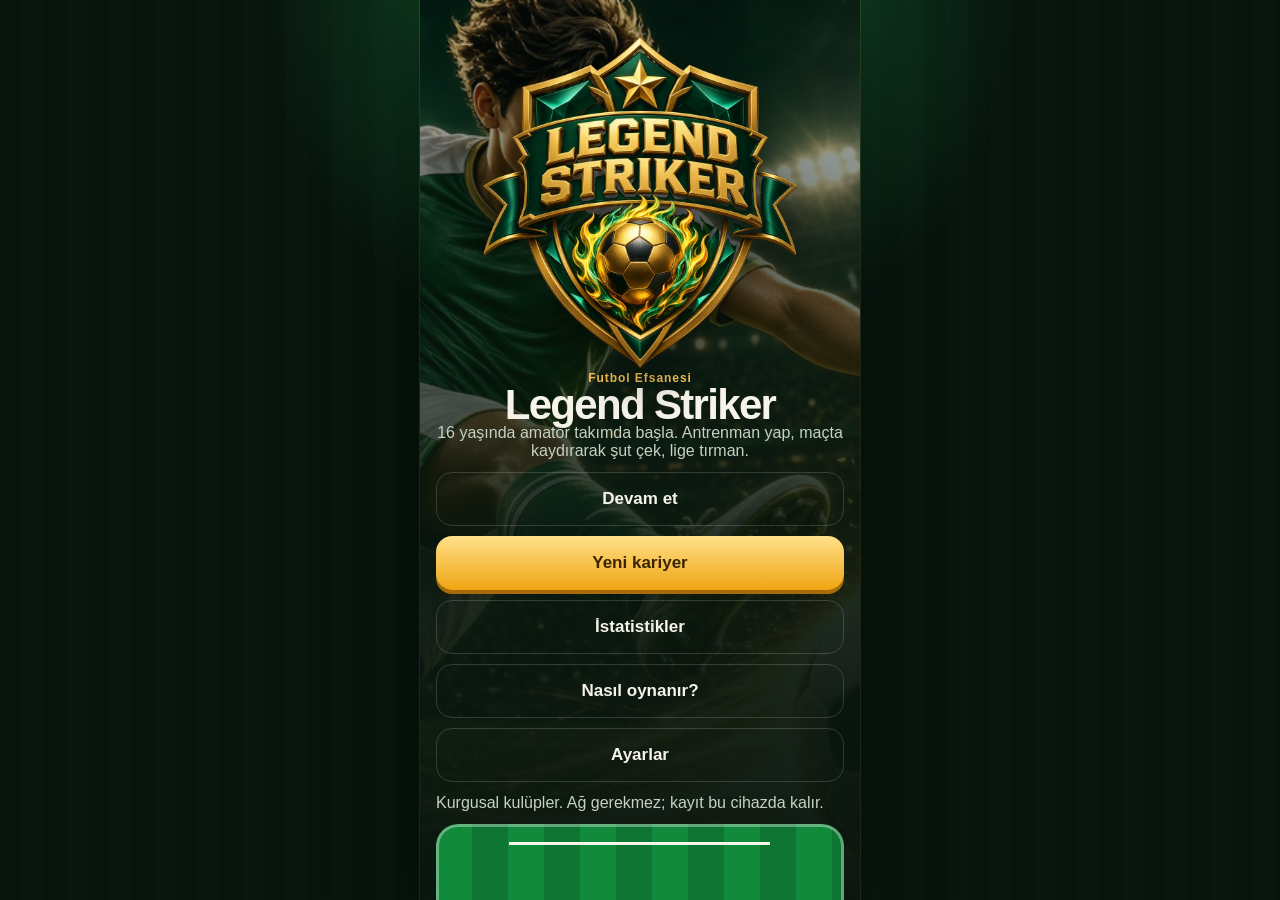
<file: index.html>
<!DOCTYPE html>
<html lang="tr">
<head>
  <meta charset="utf-8">
  <meta name="viewport" content="width=device-width, initial-scale=1, viewport-fit=cover">
  <meta name="theme-color" content="#07140d">
  <meta name="description" content="Legend Striker: tek oyunculu futbol kariyeri. Antrenman yap, maçta şut çek, lige tırman.">
  <meta name="apple-mobile-web-app-capable" content="yes">
  <meta name="mobile-web-app-capable" content="yes">
  <meta name="apple-mobile-web-app-title" content="Legend Striker">
  <title>Legend Striker</title>
  <link rel="icon" href="favicon.svg" type="image/svg+xml">
  <link rel="apple-touch-icon" href="icon-192.png">
  <link rel="manifest" href="manifest.webmanifest">
  <link rel="stylesheet" href="style.css">
</head>
<body>
  <div id="boot-splash" class="boot-splash" aria-hidden="true"></div>
  <div id="app">
    <main id="screen">
      <p class="boot">Legend Striker yükleniyor…</p>
    </main>
    <div id="toasts" aria-live="polite"></div>
  </div>
  <noscript><p>Bu oyun için JavaScript açık olmalı.</p></noscript>
  <script src="logic.js"></script>
  <script src="leagues.js"></script>
  <script src="extra.js"></script>
  <script src="progress.js"></script>
  <script src="world.js"></script>
  <script src="season.js"></script>
  <script src="world-db.js"></script>
  <script src="i18n.js"></script>
  <script src="crests.js"></script>
  <script src="firebase-config.js"></script>
  <script src="cloud-save.js"></script>
  <script src="telemetry.js"></script>
  <script src="ads-mode.js"></script>
  <script src="ads-config.js"></script>
  <script src="ads.js"></script>
  <script src="billing.js"></script>
  <script src="audio.js"></script>
  <script src="notify.js"></script>
  <script src="match.js"></script>
  <script src="game.js"></script>
</body>
</html>
</file>
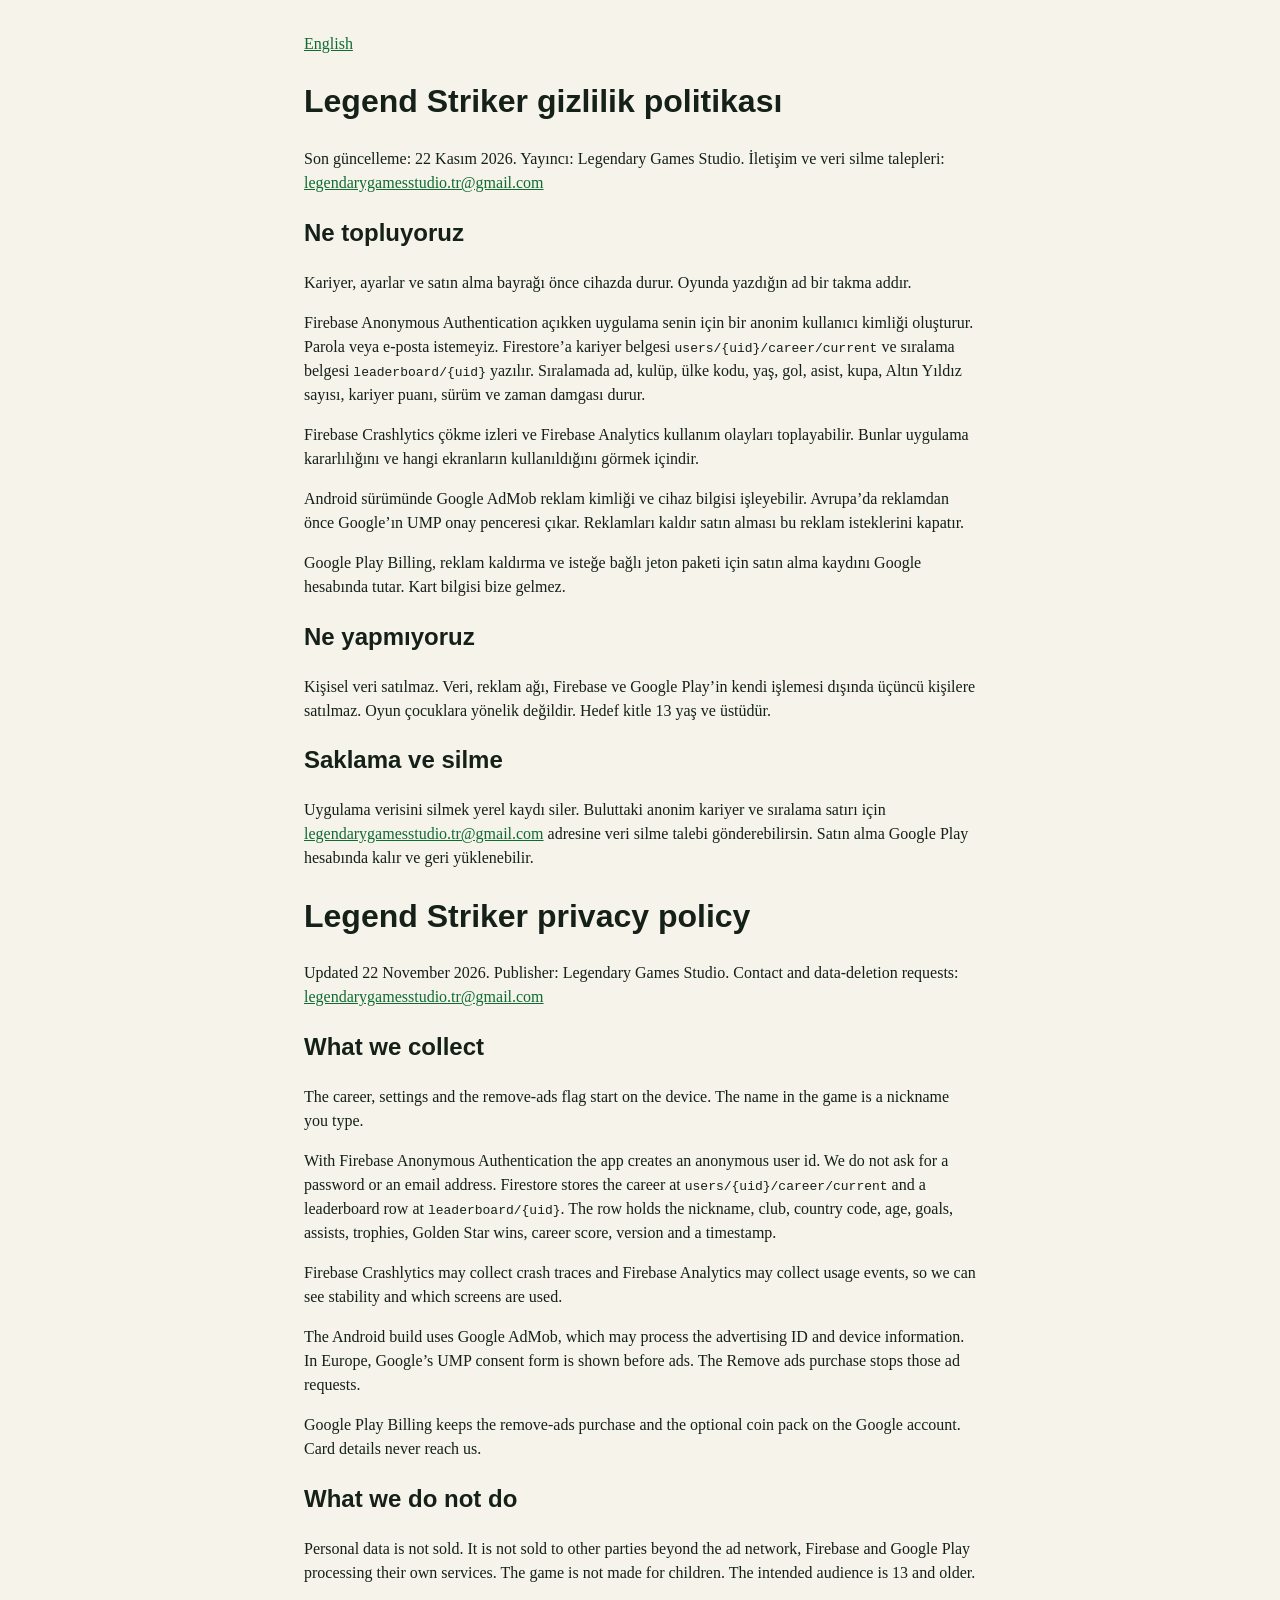
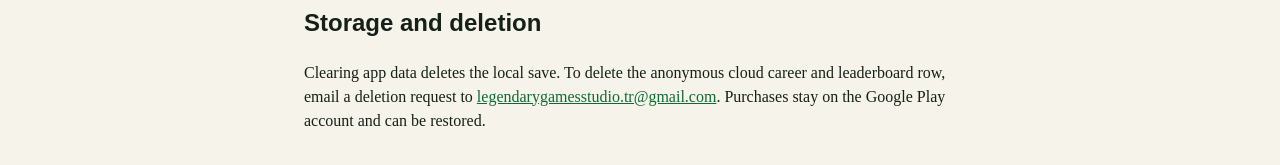
<file: privacy.html>
<!DOCTYPE html>
<html lang="tr">
<head>
  <meta charset="utf-8">
  <meta name="viewport" content="width=device-width, initial-scale=1">
  <title>Legend Striker gizlilik / privacy</title>
  <style>
    body { font-family: Georgia, serif; max-width: 42rem; margin: 2rem auto; padding: 0 1rem; line-height: 1.5; color: #142018; background: #f6f3ea; }
    h1, h2 { font-family: "Segoe UI", sans-serif; }
    a { color: #0f6b32; }
  </style>
</head>
<body>
  <p><a href="#en">English</a></p>
  <h1>Legend Striker gizlilik politikası</h1>
  <p>Son güncelleme: 22 Kasım 2026. Yayıncı: Legendary Games Studio. İletişim ve veri silme talepleri: <a href="mailto:legendarygamesstudio.tr@gmail.com">legendarygamesstudio.tr@gmail.com</a></p>
  <h2>Ne topluyoruz</h2>
  <p>Kariyer, ayarlar ve satın alma bayrağı önce cihazda durur. Oyunda yazdığın ad bir takma addır.</p>
  <p>Firebase Anonymous Authentication açıkken uygulama senin için bir anonim kullanıcı kimliği oluşturur. Parola veya e-posta istemeyiz. Firestore’a kariyer belgesi <code>users/{uid}/career/current</code> ve sıralama belgesi <code>leaderboard/{uid}</code> yazılır. Sıralamada ad, kulüp, ülke kodu, yaş, gol, asist, kupa, Altın Yıldız sayısı, kariyer puanı, sürüm ve zaman damgası durur.</p>
  <p>Firebase Crashlytics çökme izleri ve Firebase Analytics kullanım olayları toplayabilir. Bunlar uygulama kararlılığını ve hangi ekranların kullanıldığını görmek içindir.</p>
  <p>Android sürümünde Google AdMob reklam kimliği ve cihaz bilgisi işleyebilir. Avrupa’da reklamdan önce Google’ın UMP onay penceresi çıkar. Reklamları kaldır satın alması bu reklam isteklerini kapatır.</p>
  <p>Google Play Billing, reklam kaldırma ve isteğe bağlı jeton paketi için satın alma kaydını Google hesabında tutar. Kart bilgisi bize gelmez.</p>
  <h2>Ne yapmıyoruz</h2>
  <p>Kişisel veri satılmaz. Veri, reklam ağı, Firebase ve Google Play’in kendi işlemesi dışında üçüncü kişilere satılmaz. Oyun çocuklara yönelik değildir. Hedef kitle 13 yaş ve üstüdür.</p>
  <h2>Saklama ve silme</h2>
  <p>Uygulama verisini silmek yerel kaydı siler. Buluttaki anonim kariyer ve sıralama satırı için <a href="mailto:legendarygamesstudio.tr@gmail.com">legendarygamesstudio.tr@gmail.com</a> adresine veri silme talebi gönderebilirsin. Satın alma Google Play hesabında kalır ve geri yüklenebilir.</p>

  <h1 id="en">Legend Striker privacy policy</h1>
  <p>Updated 22 November 2026. Publisher: Legendary Games Studio. Contact and data-deletion requests: <a href="mailto:legendarygamesstudio.tr@gmail.com">legendarygamesstudio.tr@gmail.com</a></p>
  <h2>What we collect</h2>
  <p>The career, settings and the remove-ads flag start on the device. The name in the game is a nickname you type.</p>
  <p>With Firebase Anonymous Authentication the app creates an anonymous user id. We do not ask for a password or an email address. Firestore stores the career at <code>users/{uid}/career/current</code> and a leaderboard row at <code>leaderboard/{uid}</code>. The row holds the nickname, club, country code, age, goals, assists, trophies, Golden Star wins, career score, version and a timestamp.</p>
  <p>Firebase Crashlytics may collect crash traces and Firebase Analytics may collect usage events, so we can see stability and which screens are used.</p>
  <p>The Android build uses Google AdMob, which may process the advertising ID and device information. In Europe, Google’s UMP consent form is shown before ads. The Remove ads purchase stops those ad requests.</p>
  <p>Google Play Billing keeps the remove-ads purchase and the optional coin pack on the Google account. Card details never reach us.</p>
  <h2>What we do not do</h2>
  <p>Personal data is not sold. It is not sold to other parties beyond the ad network, Firebase and Google Play processing their own services. The game is not made for children. The intended audience is 13 and older.</p>
  <h2>Storage and deletion</h2>
  <p>Clearing app data deletes the local save. To delete the anonymous cloud career and leaderboard row, email a deletion request to <a href="mailto:legendarygamesstudio.tr@gmail.com">legendarygamesstudio.tr@gmail.com</a>. Purchases stay on the Google Play account and can be restored.</p>
</body>
</html>
</file>
<file: style.css>
:root {
  --ink: #f6f3ea;
  --muted: #c5d2c2;
  --bg: #08140e;
  --card: rgba(16, 48, 30, 0.92);
  --line: rgba(255, 214, 120, 0.28);
  --gold: #ffc857;
  --gold-2: #e39b12;
  --mint: #9dffc6;
  --pitch: #169447;
  --red: #ff6b5a;
  --good: #8ee6b0;
  --shadow: 0 12px 28px rgba(0, 0, 0, 0.28);
  --radius: 18px;
  font-family: "Segoe UI", "Helvetica Neue", Arial, sans-serif;
  color: var(--ink);
  background: #06110b;
}

* { box-sizing: border-box; -webkit-tap-highlight-color: transparent; }
html, body { margin: 0; height: 100%; overflow: hidden; }
body {
  background:
    radial-gradient(circle at 50% 0%, #166534 0, transparent 34%),
    repeating-linear-gradient(90deg, #07140c 0 22px, #08160f 22px 44px);
}
button, input { font: inherit; color: inherit; }
button { cursor: pointer; }
button:disabled,
.btn:disabled,
.btn.gold:disabled {
  cursor: default;
  opacity: 1;
  background: #1a3326;
  color: #8aa394;
  box-shadow: none;
}
[hidden] { display: none !important; }
:focus-visible { outline: 2px solid var(--gold); outline-offset: 2px; }

#app {
  width: min(100vw, 440px);
  height: 100dvh;
  margin: 0 auto;
  position: relative;
  overflow: hidden;
  background:
    radial-gradient(120% 42% at 50% -8%, rgba(255, 200, 87, 0.18), transparent 46%),
    linear-gradient(180deg, #143722 0%, #0c2116 42%, #08140e 100%);
  box-shadow: 0 0 0 1px rgba(255, 210, 120, 0.1), 0 24px 80px rgba(0, 0, 0, 0.45);
  padding-top: env(safe-area-inset-top);
  padding-bottom: env(safe-area-inset-bottom);
}
#screen { height: 100%; overflow: auto; }
.screen-hub, .screen-match { overflow: hidden; }

.page {
  min-height: 100%;
  padding: 16px 16px 22px;
  display: flex;
  flex-direction: column;
  gap: 12px;
}
.page.hub {
  height: 100%;
  min-height: 0;
  padding: 12px 14px 10px;
  gap: 8px;
}
.hub-scroll {
  flex: 1;
  min-height: 0;
  overflow: auto;
  display: flex;
  flex-direction: column;
  gap: 10px;
  padding-bottom: 4px;
}

.hero { text-align: center; padding-top: 18px; }
.logo-ball { width: 74px; height: 74px; filter: drop-shadow(0 8px 0 rgba(0, 0, 0, 0.25)); }
.logo {
  margin: 0;
  font-size: 42px;
  line-height: 0.95;
  letter-spacing: -0.04em;
}
.logo.small { font-size: 28px; line-height: 1.15; }
.lede, .helptext, .fine, .sub { color: var(--muted); margin: 0; }
.lede { font-size: 16px; }
.eyebrow {
  margin: 0;
  color: var(--gold);
  font-size: 12px;
  font-weight: 800;
  letter-spacing: 0.08em;
  text-transform: none;
}
h1, h2, h3 { margin: 0; font-weight: 800; letter-spacing: -0.03em; }
h2 { font-size: 22px; }
.section { margin-top: 6px; font-size: 15px; color: var(--gold); }

.stack { display: flex; flex-direction: column; gap: 10px; }
.stack.tight { gap: 6px; min-width: 108px; }
.grow { flex: 1; min-width: 0; }

.btn, .bottom-nav button, .seg button {
  appearance: none;
  border: 0;
  border-radius: 16px;
  min-height: 54px;
  padding: 12px 14px;
  font-weight: 800;
  font-size: 17px;
  background: linear-gradient(#2ea85a, #18753c);
  color: white;
  box-shadow: 0 4px 0 #0c4e24;
  width: 100%;
}
.btn:active, .bottom-nav button:active, .seg button:active { transform: translateY(2px); box-shadow: 0 2px 0 #0c4e24; }
.btn.gold {
  background: linear-gradient(#ffe08a, #f0a512);
  color: #3a2500;
  box-shadow: 0 4px 0 #a86b09;
}
.btn.ghost, .seg button, .bottom-nav button {
  background: transparent;
  color: var(--ink);
  box-shadow: none;
  border: 1.5px solid rgba(255, 255, 255, 0.16);
}
.btn.danger { background: linear-gradient(#ff7a68, #d34536); box-shadow: 0 4px 0 #8a261c; }
.btn.big { min-height: 60px; font-size: 20px; }
.btn.tiny { min-height: 46px; width: auto; padding: 8px 12px; font-size: 14px; box-shadow: 0 3px 0 #0c4e24; }
.btn.tiny.ghost { box-shadow: none; }
.textbtn, .iconbtn {
  appearance: none;
  border: 0;
  background: transparent;
  color: var(--gold);
  font-weight: 800;
  min-height: 44px;
}
.iconbtn {
  border: 1.5px solid rgba(255, 255, 255, 0.14);
  border-radius: 12px;
  min-width: 64px;
  padding: 0 8px;
}
.topbar, .hub-top, .match-hud, .club-row, .rel-top {
  display: flex;
  align-items: center;
  justify-content: space-between;
  gap: 10px;
}
.topbar {
  position: sticky;
  top: 0;
  z-index: 3;
  padding: 4px 0 8px;
  background: linear-gradient(#0e2818, rgba(14, 40, 24, 0.92) 70%, transparent);
}
.topbar h1 { font-size: 20px; text-align: center; flex: 1; }
.hub-top h1 { font-size: 28px; }

.save-chip, .card, .fixture, .shop, .attr {
  background: var(--card);
  border: 1px solid var(--line);
  border-radius: var(--radius);
  padding: 12px 14px;
  box-shadow: var(--shadow);
}
.save-chip { display: flex; flex-direction: row; align-items: center; gap: 12px; }
.save-chip strong { font-size: 18px; display: block; }
.save-chip span { display: block; color: var(--muted); }
.card p, .shop p, .fixture p { margin: 4px 0 0; color: var(--muted); }
.fixture h2 { font-size: 26px; }
.idcard { display: flex; gap: 12px; align-items: center; }
.crest {
  width: 46px;
  height: 46px;
  border-radius: 50%;
  display: grid;
  place-items: center;
  font-weight: 800;
  color: white;
  border: 2px solid rgba(255, 255, 255, 0.8);
  flex: none;
  text-shadow: 0 1px 2px rgba(0, 0, 0, 0.4);
}
.club-row { align-items: center; }
.club-row .grow { display: flex; flex-direction: column; gap: 2px; }
.club-row .grow span, .money small { color: var(--muted); }
.money { text-align: right; }
.money b { display: block; font-size: 18px; }
.money small, .attr small { color: var(--muted); }

.bar {
  height: 10px;
  border-radius: 99px;
  background: rgba(255, 255, 255, 0.08);
  overflow: hidden;
  margin-top: 6px;
}
.bar > span { display: block; height: 100%; width: 0; background: linear-gradient(90deg, #1f9d55, #b6f3cf); border-radius: inherit; }
.bar.mid > span { background: linear-gradient(90deg, #e39b12, #ffd56a); }
.bar.bad > span { background: linear-gradient(90deg, #d34536, #ffb4a8); }
.bar.good > span { background: linear-gradient(90deg, #1f9d55, #b6f3cf); }

.warn { color: #ffb4a8; margin: 6px 0 0; font-weight: 700; }
.warn.tight { margin: 0; font-size: 12px; }
.news {
  margin: 0;
  padding: 8px 10px;
  border-radius: 12px;
  background: rgba(255, 200, 87, 0.12);
  color: #ffe7ad;
  font-weight: 700;
}
.pips { display: flex; flex-wrap: wrap; gap: 6px; }
.pip {
  min-width: 42px;
  text-align: center;
  border-radius: 999px;
  padding: 4px 8px;
  font-weight: 800;
  font-size: 13px;
  background: #1d4d32;
}
.pip.hot { background: #f0a512; color: #3a2500; }
.pip.ok { background: #1f8a4c; }
.pip.cold { background: #8a3030; }

.action-grid { display: grid; grid-template-columns: 1fr 1fr; gap: 8px; }
.action-grid .btn:last-child { grid-column: 1 / -1; }
.bottom-nav { display: grid; grid-template-columns: 1fr 1fr 1fr; gap: 8px; }
.bottom-nav button { min-height: 48px; font-size: 15px; }

.field { font-weight: 800; }
input {
  width: 100%;
  min-height: 54px;
  border-radius: 16px;
  border: 1.5px solid rgba(255, 255, 255, 0.18);
  background: rgba(0, 0, 0, 0.25);
  padding: 0 14px;
  font-size: 18px;
}
.seg { display: grid; grid-template-columns: 1fr 1fr; gap: 8px; }
.seg button.on {
  background: linear-gradient(#ffe08a, #f0a512);
  color: #3a2500;
  border-color: transparent;
}
.facts { margin: 0; padding-left: 18px; color: var(--muted); }
.facts li { margin: 4px 0; }

.attr { display: flex; align-items: center; gap: 10px; }
.attr .grow b,
.attr .grow small { display: block; }
.attr .grow small { margin: 2px 0 4px; }
.shop { display: flex; align-items: center; justify-content: space-between; gap: 10px; }
.shop h3 { font-size: 16px; }

.table { display: flex; flex-direction: column; gap: 4px; }
.tr {
  display: grid;
  grid-template-columns: 22px 1fr repeat(6, 28px);
  gap: 2px;
  align-items: center;
  font-size: 13px;
  font-weight: 700;
  padding: 6px 4px;
  border-radius: 10px;
}
.tr.head { color: var(--muted); font-size: 11px; }
.tr.me { background: rgba(255, 200, 87, 0.16); }
.tr.up .tname { color: var(--mint); }
.tr.down .tname { color: #ffb4a8; }
.tr span { text-align: center; }
.tr .tname { text-align: left; display: flex; align-items: center; gap: 4px; min-width: 0; overflow: hidden; }
.pts { color: var(--gold); }
.fixtures, .history, .moments { list-style: none; margin: 0; padding: 0; display: flex; flex-direction: column; gap: 6px; }
.fixtures li, .moments li {
  display: flex;
  justify-content: space-between;
  gap: 8px;
  background: rgba(0, 0, 0, 0.18);
  border-radius: 12px;
  padding: 8px 10px;
}
.fixtures em { font-style: normal; color: var(--gold); font-size: 12px; }
.history li { color: var(--muted); }

.statgrid { display: grid; grid-template-columns: 1fr 1fr; gap: 8px; }
.statgrid.two { grid-template-columns: 1fr 1fr; }
.stat {
  background: rgba(0, 0, 0, 0.2);
  border-radius: 14px;
  padding: 10px;
  display: flex;
  flex-direction: column;
}
.stat b { font-size: 20px; }
.stat span { color: var(--muted); font-size: 13px; }

.result-word { font-size: 34px; }
.result-word.win { color: var(--mint); }
.result-word.draw { color: var(--gold); }
.result-word.loss { color: var(--red); }
.scorebig { display: grid; grid-template-columns: 1fr 1fr; gap: 10px; }
.scorebig div {
  background: var(--card);
  border-radius: 18px;
  padding: 12px;
  border: 1px solid var(--line);
  display: flex;
  flex-direction: column;
  align-items: center;
}
.scorebig strong { font-size: 48px; line-height: 1; }
.rating {
  align-self: center;
  background: #f0a512;
  color: #3a2500;
  font-weight: 800;
  border-radius: 999px;
  padding: 8px 16px;
}
.rating b { font-size: 28px; margin-left: 6px; }
.rel-top b.up { color: var(--mint); }
.rel-top b.down { color: #ffb4a8; }

.match {
  position: relative;
  height: 100%;
  min-height: 0;
  display: flex;
  flex-direction: column;
  gap: 8px;
  padding: 8px 12px 12px;
  overflow: hidden;
}
.match-hud, #match-hint, #match-next, .match-tools, .ticker { flex-shrink: 0; }
.match-hud {
  background: rgba(0, 0, 0, 0.28);
  border-radius: 14px;
  padding: 8px 10px;
}
.match-score { font-size: 18px; font-weight: 800; letter-spacing: -0.03em; }
.match-meta { color: var(--muted); font-size: 13px; }
.pitch-wrap {
  flex: 1;
  min-height: 0;
  display: flex;
  align-items: center;
  justify-content: center;
  overflow: hidden;
}
#pitch {
  touch-action: none;
  border-radius: 18px;
  box-shadow: 0 10px 0 rgba(0, 0, 0, 0.25), var(--shadow);
  background: #128a3c;
  max-width: 100%;
  max-height: 100%;
}
.match.fm { padding: 6px 8px 8px; gap: 6px; }
.fm-top { flex-shrink: 0; }
.fm-scoreline { display: flex; align-items: center; justify-content: space-between; gap: 8px; }
.fm-scoreline .match-score { text-align: center; }
.fm-bar { height: 6px; border-radius: 99px; background: rgba(255,255,255,0.12); overflow: hidden; margin-top: 6px; }
.fm-bar i { display: block; height: 100%; width: 0; background: #ffd56a; }
.match-card {
  position: absolute;
  z-index: 6;
  left: 8px;
  right: 8px;
  top: 72px;
  bottom: 8px;
  overflow: auto;
  background: #102216;
  border: 1px solid rgba(255, 213, 106, 0.25);
  border-radius: 18px;
  padding: 14px;
  display: flex;
  flex-direction: column;
  gap: 8px;
}
.card-go { margin-top: auto; position: sticky; bottom: 0; z-index: 2; flex-shrink: 0; }
.match-card[hidden] { display: none !important; }
#match-next[hidden] { display: none !important; }
.match.card-on #match-next { display: block; }
.ceremony { text-align: center; }
.ceremony h2 { font-size: 28px; margin: 6px 0; }
.winner { border-color: rgba(255, 213, 106, 0.7); }
.focus-row { margin-bottom: 8px; }
.xp-row { display: flex; justify-content: space-between; font-size: 12px; color: var(--muted); margin-top: 4px; }
.fixtures li.me { outline: 1px solid rgba(255, 213, 106, 0.7); }
.match.card-on .pitch-wrap,
.match.card-on #match-tools,
.match.card-on .ticker,
.match.card-on #match-hint,
.match.card-on #match-panel { visibility: hidden; }
.match-panel {
  position: absolute;
  z-index: 4;
  left: 8px;
  right: 8px;
  bottom: 64px;
  background: rgba(8, 22, 14, 0.94);
  border: 1px solid rgba(255, 213, 106, 0.3);
  border-radius: 14px;
  padding: 10px 12px;
}
.ticker {
  min-height: 3.5em;
  max-height: 4.8em;
  overflow: hidden;
  color: #e7f6ea;
  font-size: 13px;
  line-height: 1.35;
  background: rgba(0, 0, 0, 0.38);
  border-radius: 12px;
  padding: 6px 10px;
}
.ticker p { margin: 0; }
.ticker p + p { color: var(--muted); }
.match-tools { display: flex; gap: 6px; }
.match-tools button {
  flex: 1;
  min-height: 40px;
  border-radius: 12px;
  border: 1px solid var(--line);
  background: #163222;
  color: var(--ink);
  font-weight: 700;
}
.boss-row { display: flex; gap: 10px; align-items: center; }
.kit { width: 54px; height: 68px; border-radius: 8px; border: 1px solid rgba(255,255,255,0.35); }
.kit.stripes { background: repeating-linear-gradient(90deg, var(--a) 0 8px, var(--b) 8px 16px); }
.kit.hoops { background: repeating-linear-gradient(var(--a) 0 8px, var(--b) 8px 16px); }
.kit.plain { background: var(--a); }
.kit.sash { background: linear-gradient(135deg, var(--a) 40%, var(--b) 40% 60%, var(--a) 60%); }
.kit.halves { background: linear-gradient(90deg, var(--a) 50%, var(--b) 50%); }
.euro-night {
  min-height: 100%;
  background: radial-gradient(circle at 50% 18%, #166534, #07140d 68%);
}
#match-hint {
  margin: 0;
  min-height: 1.3em;
  max-height: 2.6em;
  overflow: hidden;
  text-align: center;
  color: var(--ink);
  font-weight: 700;
  flex-shrink: 0;
}

.sheet-back {
  position: fixed;
  inset: 0;
  z-index: 30;
  background: rgba(4, 12, 8, 0.72);
  display: flex;
  align-items: flex-end;
  justify-content: center;
  padding: 12px;
}
.sheet {
  width: min(100%, 420px);
  background: #102818;
  border: 1px solid var(--line);
  border-radius: 22px;
  padding: 16px;
  display: flex;
  flex-direction: column;
  gap: 10px;
  box-shadow: var(--shadow);
  margin-bottom: env(safe-area-inset-bottom);
}
.sheet h3 { font-size: 22px; }
.sheet p { margin: 0; color: var(--muted); }

#toasts {
  position: absolute;
  left: 12px;
  right: 12px;
  bottom: calc(14px + env(safe-area-inset-bottom));
  z-index: 40;
  display: flex;
  flex-direction: column;
  gap: 8px;
  pointer-events: none;
}
.toast {
  background: #102818;
  border: 1px solid rgba(255, 213, 106, 0.5);
  border-radius: 14px;
  padding: 12px 14px;
  font-weight: 800;
  box-shadow: var(--shadow);
}
.boot { padding: 24px; }

.empty { text-align: left; }
.pitch-footer {
  margin-top: auto;
  height: 120px;
  border-radius: 22px 22px 8px 8px;
  background:
    linear-gradient(#f7f4ea, #f7f4ea) center 18px / 64% 3px no-repeat,
    repeating-linear-gradient(90deg, #128a3c 0 36px, #0e7533 36px 72px);
  box-shadow: inset 0 0 0 3px rgba(255, 255, 255, 0.35);
}

@media (max-width: 360px) {
  .logo { font-size: 34px; }
  .btn, .bottom-nav button { font-size: 15px; min-height: 48px; }
  .scorebig strong { font-size: 40px; }
  .tr { grid-template-columns: 18px 1fr repeat(6, 24px); font-size: 12px; }
}
@media (max-height: 700px) {
  .hero { padding-top: 4px; }
  .logo-ball { width: 56px; height: 56px; }
  .logo-img { width: min(56%, 200px); }
  .lede { display: none; }
  .menu-page { gap: 8px; padding-top: 8px; }
}

@media (prefers-reduced-motion: reduce) {
  .btn:active, .toast, .page, .match { transition: none; animation: none; }
}

.boot-splash {
  position: fixed;
  inset: 0;
  z-index: 30;
  pointer-events: none;
  background: #0b2a1c url('splash.png') center / cover no-repeat;
  transition: opacity 0.35s ease;
}
.boot-splash.hide { opacity: 0; }
.menu-page {
  background:
    linear-gradient(180deg, rgba(8, 22, 14, 0.28) 0%, rgba(8, 22, 14, 0.9) 58%, #08140e 100%),
    url('hero.png') center 22% / cover no-repeat;
}
.logo-img {
  width: min(88%, 320px);
  height: auto;
  display: block;
  margin: 0 auto;
  filter: drop-shadow(0 14px 22px rgba(0, 0, 0, 0.5));
}
.page, .match { animation: rise 0.24s ease; }
@keyframes rise {
  from { opacity: 0.35; transform: translateY(8px); }
  to { opacity: 1; transform: none; }
}
.crest-wrap { display: inline-flex; line-height: 0; filter: drop-shadow(0 4px 6px rgba(0, 0, 0, 0.35)); flex: none; }
.crest-svg { width: 48px; height: 48px; }
.tr .crest-svg, .fixtures .crest-svg { width: 22px; height: 22px; }
.club-row, .idcard, .save-chip { align-items: center; }
.fixture {
  display: grid;
  grid-template-columns: auto 1fr;
  column-gap: 10px;
  align-items: center;
}
.fixture .crest-wrap { grid-row: 1 / span 3; }
.fixture .eyebrow, .fixture h2, .fixture p { margin: 0; }
.shop.offer { display: flex; gap: 10px; align-items: center; flex-wrap: wrap; }
.shop.offer .stack, .shop.offer > .btn { margin-left: auto; }
.save-code {
  width: 100%;
  min-height: 108px;
  border-radius: 14px;
  border: 1px solid var(--line);
  background: rgba(4, 16, 10, 0.72);
  padding: 10px 12px;
  resize: vertical;
  line-height: 1.35;
  font-size: 12px;
}
.filebtn { display: grid; place-items: center; text-align: center; }
.bust { width: 140px; height: 160px; align-self: center; background: transparent; }
.swatches { display: flex; flex-wrap: wrap; gap: 8px; }
.swatch {
  min-width: 44px;
  min-height: 44px;
  border-radius: 12px;
  border: 2px solid rgba(255,255,255,0.2);
  background: #143722;
  padding: 6px 8px;
}
.swatch.on { border-color: var(--gold); box-shadow: 0 0 0 2px rgba(255, 200, 87, 0.35); }
.tutor-pitch { width: 100%; height: 220px; border-radius: 16px; touch-action: none; background: #128a3c; }
.days { display: grid; grid-template-columns: 1fr 1fr; gap: 8px; }
.day {
  border: 1px solid var(--line);
  border-radius: 14px;
  padding: 10px;
  background: rgba(12, 40, 24, 0.7);
}
.day.on { border-color: var(--gold); }
.day b { display: block; }
.day span { color: var(--muted); font-size: 13px; }
.card, .shop, .fixture, .attr, .save-chip {
  background:
    linear-gradient(180deg, rgba(255, 214, 140, 0.08), transparent 42%),
    var(--card);
}
.btn, .bottom-nav button, .iconbtn, .seg button {
  transition: transform 0.12s ease, filter 0.12s ease;
}
.btn:active, .bottom-nav button:active { transform: translateY(1px) scale(0.99); }
</file>
